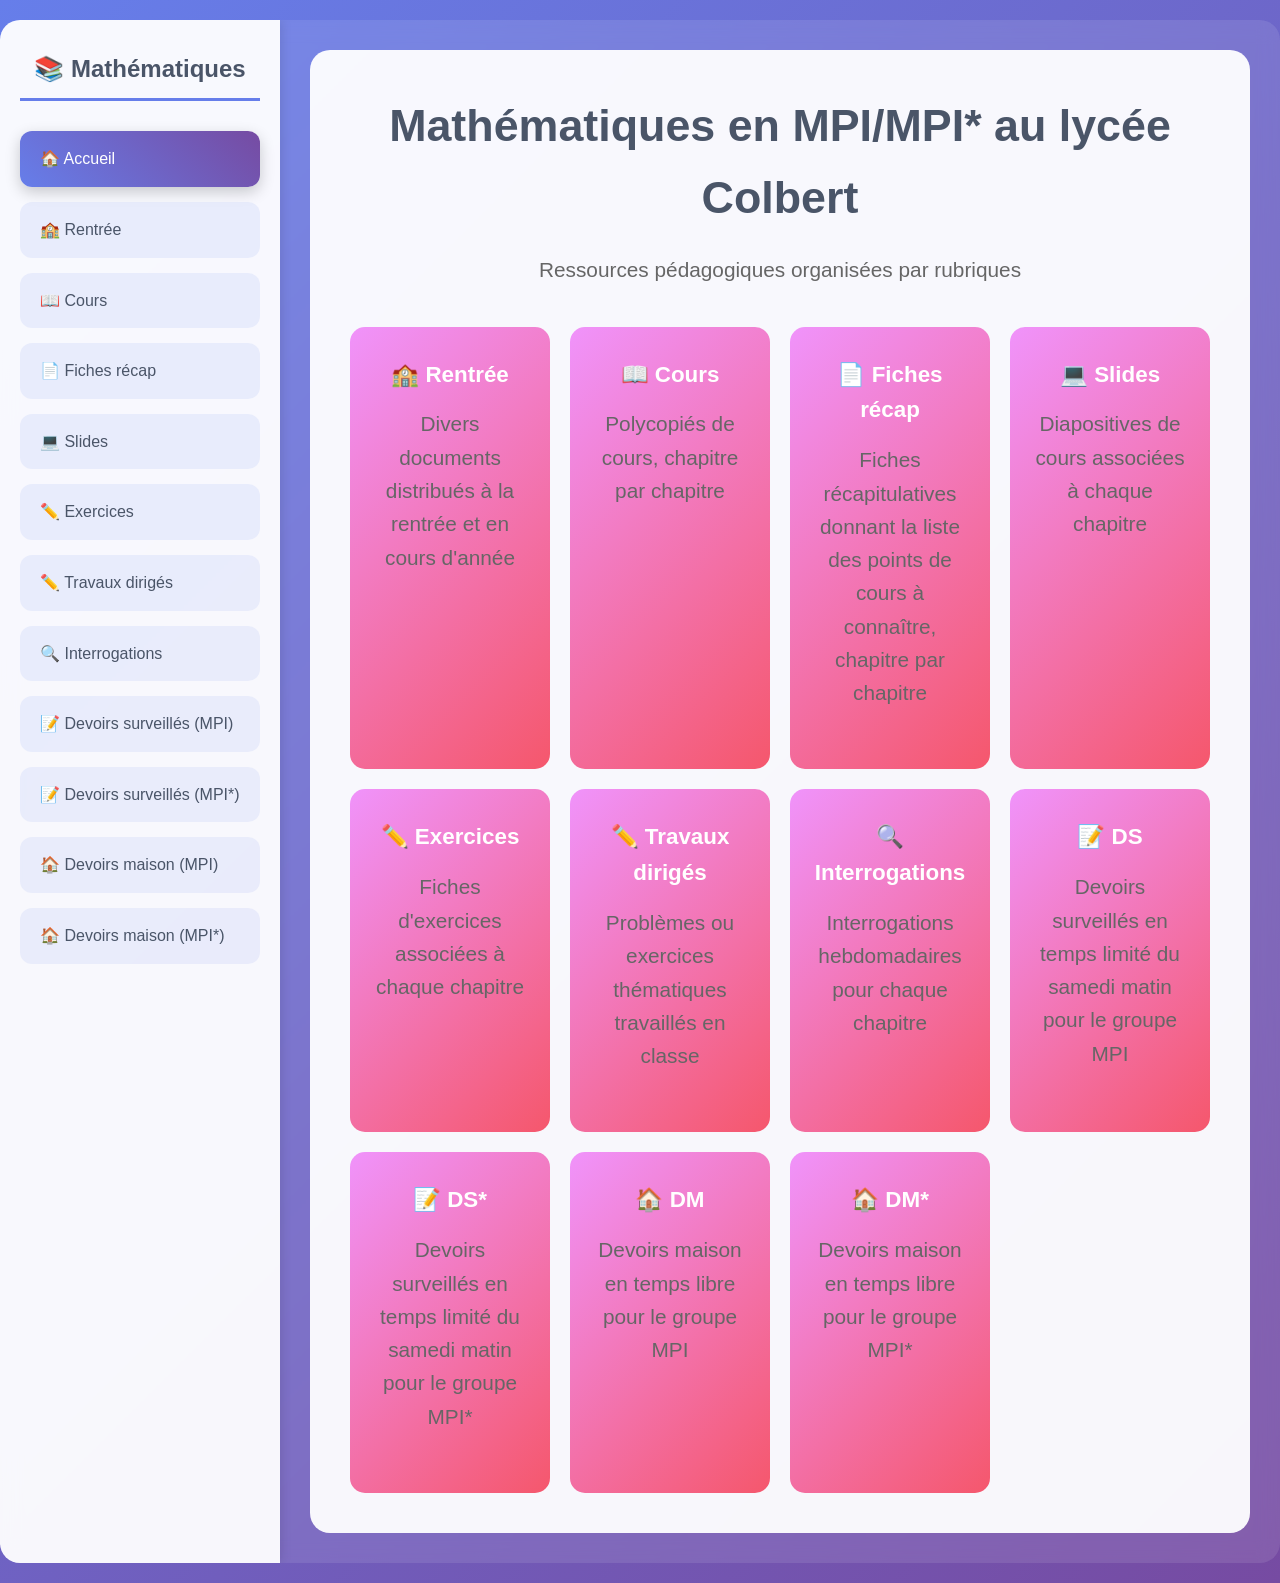
<file: index.html>
<!DOCTYPE html>
<html lang="fr">
  <head>
    <meta charset="UTF-8">
    <meta name="viewport" content="width=device-width, initial-scale=1.0">
    <title>Mathématiques - Ressources pédagogiques</title>
    <link rel="stylesheet" href="style.css">
  </head>
  <body>
    <div class="container">
      <!-- Navigation latérale -->
      <nav class="sidebar">
        <h2>📚 Mathématiques</h2>
        <ul class="nav-menu">
          <li class="nav-item">
            <a href="#" class="nav-link active" data-page="home">🏠 Accueil</a>
          </li>
	  <li class="nav-item">
            <a href="#" class="nav-link" data-page="rentree">🏫 Rentrée</a>
          </li>
          <li class="nav-item">
            <a href="#" class="nav-link" data-page="cours">📖 Cours</a>
          </li>
	  <li class="nav-item">
            <a href="#" class="nav-link" data-page="fiches">📄 Fiches récap</a>
          </li>
	   <li class="nav-item">
            <a href="#" class="nav-link" data-page="slides">💻 Slides</a>
          </li>
         <li class="nav-item">
            <a href="#" class="nav-link" data-page="exercices">✏️ Exercices</a>
         </li>
	 <li class="nav-item">
            <a href="#" class="nav-link" data-page="td">✏️ Travaux dirigés </a>
          </li>
          <li class="nav-item">
            <a href="#" class="nav-link" data-page="interrogations">🔍 Interrogations</a>
          </li>
          <li class="nav-item">
            <a href="#" class="nav-link" data-page="ds">📝 Devoirs
            surveillés (MPI)</a>
          </li>
	  <li class="nav-item">
            <a href="#" class="nav-link" data-page="ds*">📝 Devoirs
            surveillés (MPI*)</a>
          </li>
          <li class="nav-item">
            <a href="#" class="nav-link" data-page="dm">🏠 Devoirs
            maison (MPI)</a>
          </li>
	  <li class="nav-item">
            <a href="#" class="nav-link" data-page="dm*">🏠 Devoirs
            maison (MPI*)</a>
          </li>
        </ul>
      </nav>
      
      <!-- Zone de contenu principale -->
      <main class="main-content">
        <!-- Page d'accueil -->
        <div class="page active" id="home">
          <div class="home-page">
            <h1>Mathématiques en MPI/MPI* au lycée Colbert</h1>
            <p>Ressources pédagogiques organisées par rubriques</p>
            
            <div class="welcome-features">
              <div class="feature" data-page="rentree">
                <h3>🏫 Rentrée</h3>
                <p>Divers documents distribués à la rentrée et en cours d'année</p>
              </div>
	      <div class="feature" data-page="cours">
                <h3>📖 Cours</h3>
                <p>Polycopiés de cours, chapitre par chapitre</p>
              </div>
	       <div class="feature" data-page="fiches">
                <h3>📄 Fiches récap</h3>
                <p>Fiches récapitulatives donnant la liste des points
                de cours à connaître, chapitre par chapitre</p>
              </div>
	      <div class="feature" data-page="slides">
                <h3> 💻 Slides</h3>
                <p>Diapositives de cours associées à chaque chapitre</p>
              </div>
              <div class="feature" data-page="exercices">
                <h3>✏️ Exercices</h3>
                <p>Fiches d'exercices associées à chaque chapitre</p>
              </div>
	      <div class="feature" data-page="td">
                <h3>✏️ Travaux dirigés</h3>
                <p>Problèmes ou exercices thématiques travaillés en classe</p>
              </div>
              <div class="feature" data-page="interrogations">
               <h3>🔍 Interrogations</h3>
                <p>Interrogations hebdomadaires pour chaque
                  chapitre</p>
	      </div>
	      <div class="feature" data-page="ds">
                <h3>📝 DS</h3>
                <p>Devoirs surveillés en temps limité du samedi matin
                pour le groupe MPI</p>
	      </div>
	      <div class="feature" data-page="ds*">
                <h3>📝 DS*</h3>
                <p>Devoirs surveillés en temps limité du samedi matin
                pour le groupe MPI*</p>
	      </div>
	       <div class="feature" data-page="dm">
                <h3>🏠 DM</h3>
                <p>Devoirs maison en temps libre pour le groupe MPI</p>
	       </div>
	       <div class="feature" data-page="dm*">
                <h3>🏠 DM*</h3>
                <p>Devoirs maison en temps libre pour le groupe MPI*</p>
	      </div>
            </div>
          </div>
	</div>

	<!-- Page Rentrée -->
        <div class="page" id="rentree">
          <div class="page-header">
            <h1>📖 Rentrée et documents divers</h1>
            <p>Divers documents distribués à la rentrée et en cours d'année</p>
          </div>
          <div class="documents-grid">
	    <div class="document-card" onclick="openDocument('Rentree/cahier_vacances.pdf')">
              <div class="pdf-icon">📄</div>
              <div class="document-title">Cahier de vacances</div>
              <div class="document-description">Petit livret estival de
              révision des différentes notions mathématiques
              rencontrées en MP2I</div>
            </div>
	    <div class="document-card" onclick="openDocument('Rentree/cahier_de_calcul.pdf')">
              <div class="pdf-icon">📄</div>
              <div class="document-title">Cahier de calcul</div>
              <div class="document-description">Fiches de calcul
              thématiques associées au programme du lycée et de la
              première année de CPGE</div>
            </div>
            <div class="document-card" onclick="openDocument('Rentree/calendrier.pdf')">
              <div class="pdf-icon">📄</div>
              <div class="document-title">Calendrier</div>
              <div class="document-description">Organisation de
              l'année pour le cours de mathématiques</div>
            </div>
            <div class="document-card" onclick="openDocument('Rentree/annotations.pdf')">
              <div class="pdf-icon">📄</div>
              <div class="document-title">Annotations de correction</div>
              <div class="document-description">Liste des abréviations
              d'annotations utilisées pour la correction des devoirs</div>
            </div>        
          </div>
        </div>

	
        <!-- Page Cours -->
        <div class="page" id="cours">
          <div class="page-header">
            <h1>📖 Cours</h1>
            <p>Polycopiés de cours, chapitre par chapitre</p>
          </div>
          <div class="documents-grid">
            <div class="document-card" onclick="openDocument('Cours/chapitre1.pdf')">
              <div class="pdf-icon">📄</div>
              <div class="document-title">Chapitre 1 -
                  Compléments d'algèbre linéaire</div>
              <div class="document-description">Sommes de
                sous-espaces, calcul matriciel par bloc,
                éléments propres d'un endomorphisme ou d'une matrice.</div>
            </div>
            <div class="document-card" onclick="openDocument('Cours/chapitre2.pdf')">
              <div class="pdf-icon">📄</div>
              <div class="document-title">Chapitre 2 -
                Réduction des endomorphismes</div>
              <div class="document-description">Polynôme
                caractéristiques, diagonalisation et
                trigonalisation, utilisation des polynômes d'endomorphismes.</div>
            </div>
             <div class="document-card" onclick="openDocument('Cours/chapitre3.pdf')">
              <div class="pdf-icon">📄</div>
              <div class="document-title">Chapitre 3 -
                Espaces vectoriels normés</div>
              <div class="document-description">Norme sur
                un espace vectoriel, suites et topologie d'un
                espace vectoriel normé.</div>
            </div>
	     <div class="document-card" onclick="openDocument('Cours/chapitre4.pdf')">
              <div class="pdf-icon">📄</div>
              <div class="document-title">Chapitre 4 -
                Continuité des fonctions dans les evn,
                dimension finie</div>
              <div class="document-description">Limite d'une
                fonction, continuité et linéarité, cas de la
                dimension finie.</div>
            </div>
	     <div class="document-card" onclick="openDocument('Cours/chapitre5.pdf')">
              <div class="pdf-icon">📄</div>
              <div class="document-title">Chapitre 5 -
		Suites et séries de fonctions</div>
              <div class="document-description">Compléments sur les
              séries numériques, mode de convergence des suites et
              séries de fonctions, régularité de la limite ou de la somme.</div>
            </div>
	    <div class="document-card" onclick="openDocument('Cours/chapitre6.pdf')">
              <div class="pdf-icon">📄</div>
              <div class="document-title">Chapitre 6 -
                Séries entières</div>
              <div class="document-description">Rayon de convergence,
              opération sur les séries entières, propriétés de
              régularités, développement en série entière.</div>
            </div>
	    <div class="document-card" onclick="openDocument('Cours/chapitre7.pdf')">
              <div class="pdf-icon">📄</div>
              <div class="document-title">Chapitre 7 -
                Structures algébriques usuelles</div>
              <div class="document-description">Rappels et compléments
              sur les goupes et les anneaux, algèbres.</div>
            </div>
	    <div class="document-card" onclick="openDocument('Cours/chapitre8.pdf')">
              <div class="pdf-icon">📄</div>
              <div class="document-title">Chapitre 8 -
              Endomorphismes d'un espace euclidien</div>
              <div class="document-description">Adjoint d'un
              endomorphisme, matrices orthogonales, isométries
              vectorielles, endomorphismes autoadjoints.</div>
            </div>		
	    <div class="document-card" onclick="openDocument('Cours/chapitre9.pdf')">
              <div class="pdf-icon">📄</div>
              <div class="document-title">Chapitre 9 -
                Probabilités et variables aléatoires discrètes</div>
              <div class="document-description">Dénombrabilité et
              sommabilité, cadre théorique des espaces probabilisés et
              des variables aléatoires, conditionnement et
              indépendance, espérance et variance, séries génératrices.</div>
            </div>   
	   <!-- <div class="document-card" onclick="openDocument('Cours/chapitre10.pdf')">
              <div class="pdf-icon">📄</div>
              <div class="document-title">Chapitre 10 -
              Intégration</div>
              <div class="document-description">Intégrales
              généralisées, suites et séries d'intégrales, intégrales
              à paramètres.</div>
            </div>
	    <div class="document-card" onclick="openDocument('Cours/chapitre11.pdf')">
              <div class="pdf-icon">📄</div>
              <div class="document-title">Chapitre 11 -
                Fonctions vectorielles à une variable</div>
              <div class="document-description">Dérivabilité,
              opérations, intégration sur un segment, formules de Taylor.</div>
            </div>
	    <div class="document-card" onclick="openDocument('Cours/chapitre12.pdf')">
              <div class="pdf-icon">📄</div>
              <div class="document-title">Chapitre 12 -
              Équations différentielles linéaires</div>
              <div class="document-description">Problème de Cauchy
              linéaire, structures des solutions d'une équation différentielle
              linéaire, exponentielle matricielle, cas des
              coefficients constant, équation avec second membre</div>
            </div>
	    <div class="document-card" onclick="openDocument('Cours/chapitre13.pdf')">
              <div class="pdf-icon">📄</div>
              <div class="document-title">Chapitre 13 -
              Calcul différentiel et optimisation</div>
              <div class="document-description">Différentielle d'une
              fonction, opérations sur les différentielles et les
              dérivées partielles, applications géométriques et
              optimisation au premier et au second ordre</div>
            </div>
	    <div class="document-card" onclick="openDocument('Cours/chapitre14.pdf')">
              <div class="pdf-icon">📄</div>
              <div class="document-title">Chapitre 14 -
              Compléments sur les anneaux, les idéaux, et en arithmétique </div>
              <div class="document-description">Théorème des restes
              chinois, indicatrice et théorème d'Euler, opérations
              sur les idéaux, pgcd et ppcm dans les anneaux
		principaux</div>
	    </div>
	    <div class="document-card" onclick="openDocument('Cours/chapitre15.pdf')">
              <div class="pdf-icon">📄</div>
              <div class="document-title">Chapitre 15 -
              Compléments réduction des endomorphismes </div>
              <div class="document-description">Décomposition en
              somme directe et représentation matricielle,
              trigonalisation effective, cas euclidien,
              endomorphismes/matrices nilpotent(e)s, sous-espaces caractéristique</div>
	    </div>
	    <div class="document-card" onclick="openDocument('Cours/chapitre16.pdf')">
              <div class="pdf-icon">📄</div>
              <div class="document-title">Chapitre 16 -
              Compléments séries entières et équations différentielles </div>
              <div class="document-description"></div>
	    </div>
	    <div class="document-card" onclick="openDocument('Cours/chapitre17.pdf')">
	      <div class="pdf-icon">📄</div>
              <div class="document-title">Chapitre 17 -
              Compléments de probabilités</div>
              <div class="document-description">Distribution de
              probabilité discrète, existence d'un bon espace probabilisé</div>
            </div> -->
          </div>
        </div>

	<!-- Page Fiches récap -->
        <div class="page" id="fiches">
          <div class="page-header">
            <h1> 📄 Fiches récap</h1>
            <p>Fiches récapitulatives donnant la liste des points
                de cours à connaître, chapitre par chapitre</p>
          </div>
          <div class="documents-grid">
            <div class="document-card" onclick="openDocument('FichesRecap/fiche1.pdf')">
              <div class="pdf-icon">📄</div>
              <div class="document-title">Chapitre 1 -
                  Compléments d'algèbre linéaire</div>
              <div class="document-description">Sommes de
                sous-espaces, calcul matriciel par bloc,
                éléments propres d'un endomorphisme ou d'une matrice.</div>
            </div>
            <div class="document-card" onclick="openDocument('FichesRecap/fiche2.pdf')">
              <div class="pdf-icon">📄</div>
              <div class="document-title">Chapitre 2 -
                Réduction des endomorphismes</div>
              <div class="document-description">Polynôme
                caractéristiques, diagonalisation et
                trigonalisation, utilisation des polynômes d'endomorphismes.</div>
            </div>
            <div class="document-card" onclick="openDocument('FichesRecap/fiche3.pdf')">
              <div class="pdf-icon">📄</div>
              <div class="document-title">Chapitre 3 -
                Espaces vectoriels normés</div>
              <div class="document-description">Norme sur
                un espace vectoriel, suites et topologie d'un
                espace vectoriel normé.</div>
            </div>
	    <div class="document-card" onclick="openDocument('FichesRecap/fiche4.pdf')">
              <div class="pdf-icon">📄</div>
              <div class="document-title">Chapitre 4 -
                Continuité des fonctions dans les evn,
                dimension finie</div>
              <div class="document-description">Limite d'une
                fonction, continuité et linéarité, cas de la
                dimension finie.</div>
            </div>
	    <div class="document-card" onclick="openDocument('FichesRecap/fiche5.pdf')">
              <div class="pdf-icon">📄</div>
              <div class="document-title">Chapitre 5 -
		Suites et séries de fonctions</div>
              <div class="document-description">Compléments sur les
              séries numériques, mode de convergence des suites et
              séries de fonctions, régularité de la limite ou de la somme.</div>
            </div>
	    <div class="document-card"
	    onclick="openDocument('FichesRecap/modes_convergence.pdf')">
              <div class="pdf-icon">📄</div>
              <div class="document-title">Modes de convergence</div>
              <div class="document-description">Petite fiche
              récapitulative sur les différents modes de convergence
              d'une suite ou d'une série</div>
            </div>
	    <div class="document-card" onclick="openDocument('FichesRecap/fiche6.pdf')">
              <div class="pdf-icon">📄</div>
              <div class="document-title">Chapitre 6 -
                Séries entières</div>
              <div class="document-description">Rayon de convergence,
              opération sur les séries entières, propriétés de
              régularités, développement en série entière.</div>
            </div>
	     <div class="document-card" onclick="openDocument('FichesRecap/fiche7.pdf')">
              <div class="pdf-icon">📄</div>
              <div class="document-title">Chapitre 7 -
                Structures algébriques usuelles</div>
              <div class="document-description">Rappels et compléments
              sur les goupes et les anneaux, algèbres.</div>
             </div>
	      <!--<div class="document-card" onclick="openDocument('FichesRecap/fiche8.pdf')">
              <div class="pdf-icon">📄</div>
              <div class="document-title">Chapitre 8 -
              Endomorphismes d'un espace euclidien</div>
              <div class="document-description">Adjoint d'un
              endomorphisme, matrices orthogonales, isométries
              vectorielles, endomorphismes autoadjoints.</div>
            </div>
	    <div class="document-card" onclick="openDocument('FichesRecap/fiche9a.pdf')">
              <div class="pdf-icon">📄</div>
              <div class="document-title">Chapitre 9 -
               Probabilités et variables aléatoires discrètes (1/2)</div>
              <div class="document-description">Dénombrabilité et
              sommabilité, cadre théorique des espaces probabilisés et
              des variables aléatoires.</div>
            </div>
	    <div class="document-card" onclick="openDocument('FichesRecap/fiche9b.pdf')">
              <div class="pdf-icon">📄</div>
              <div class="document-title">Chapitre 9 -
               Probabilités et variables aléatoires discrètes (2/2)</div>
              <div class="document-description">Conditionnement et
              indépendance, espérance et variance, séries génératrices.</div>
            </div>
	    
	    <div class="document-card" onclick="openDocument('FichesRecap/fiche10.pdf')">
              <div class="pdf-icon">📄</div>
              <div class="document-title">Chapitre 10 -
              Intégration</div>
              <div class="document-description">Intégrales
              généralisées, suites et séries d'intégrales, intégrales
              à paramètres.</div>
            </div>
	    <div class="document-card" onclick="openDocument('FichesRecap/fiche11.pdf')">
              <div class="pdf-icon">📄</div>
              <div class="document-title">Chapitre 11 -
                Fonctions vectorielles à une variable</div>
              <div class="document-description">Dérivabilité,
              opérations, intégration sur un segment, formules de Taylor.</div>
            </div>
	    <div class="document-card" onclick="openDocument('FichesRecap/fiche12.pdf')">
              <div class="pdf-icon">📄</div>
              <div class="document-title">Chapitre 12 -
              Équations différentielles linéaires</div>
              <div class="document-description">Problème de Cauchy
              linéaire, structures des solutions d'une équation différentielle
              linéaire, exponentielle matricielle, cas des
              coefficients constant, équation avec second membre</div>
            </div> -->
          </div>
        </div>

	<!-- Page Slides -->
        <div class="page" id="slides">
          <div class="page-header">
            <h1>💻 Slides</h1>
            <p>Diapositives de cours associées à chaque chapitre</p>
          </div>
          <div class="documents-grid">
            <div class="document-card" onclick="openDocument('Slides/chap1_slides.pdf')">
              <div class="pdf-icon">🎬</div>
              <div class="document-title">Chapitre 1 -
                Compléments d'algèbre linéaire</div>
              <div class="document-description">Sommes de
                sous-espaces, calcul matriciel par bloc,
                éléments propres d'un endomorphisme ou d'une matrice.</div>
            </div>
           <div class="document-card" onclick="openDocument('Slides/chap2_slides.pdf')">
              <div class="pdf-icon">🎬</div>
              <div class="document-title">Chapitre 2 -
                Réduction des endomorphismes</div>
              <div class="document-description">Polynôme
                caractéristiques, diagonalisation et
                trigonalisation, utilisation des polynômes d'endomorphismes.</div>
            </div>
             <div class="document-card" onclick="openDocument('Slides/chap3_slides.pdf')">
              <div class="pdf-icon">🎬</div>
              <div class="document-title">Chapitre 3 -
                Espaces vectoriels normés</div>
              <div class="document-description">Norme sur
                un espace vectoriel, suites et topologie d'un
                espace vectoriel normé.</div>
            </div>
	    <div class="document-card" onclick="openDocument('Slides/chap4_slides.pdf')">
              <div class="pdf-icon">🎬</div>
              <div class="document-title">Chapitre 4 -
                Continuité des fonctions dans les evn,
                dimension finie</div>
              <div class="document-description">Limite d'une
                fonction, continuité et linéarité, cas de la
                dimension finie.</div>
	    </div>
	    <div class="document-card" onclick="openDocument('Slides/chap5_slides.pdf')">
              <div class="pdf-icon">🎬</div>
              <div class="document-title">Chapitre 5 -
		Suites et séries de fonctions</div>
              <div class="document-description">Compléments sur les
		séries numériques, mode de convergence des suites et
		séries de fonctions, régularité de la limite ou de la somme.</div>
            </div>
	     <div class="document-card" onclick="openDocument('Slides/chap6_slides.pdf')">
              <div class="pdf-icon">🎬</div>
              <div class="document-title">Chapitre 6 -
                Séries entières</div>
              <div class="document-description">Rayon de convergence,
		opération sur les séries entières, propriétés de
              régularités, développement en série entière.</div>
            </div>  
	    <div class="document-card" onclick="openDocument('Slides/chap7_slides.pdf')">
              <div class="pdf-icon">🎬</div>
              <div class="document-title">Chapitre 7 -
                Structures algébriques usuelles</div>
              <div class="document-description">Rappels et compléments
              sur les goupes et les anneaux, algèbres.</div>
             </div>
	    <div class="document-card" onclick="openDocument('Slides/chap8_slides.pdf')">
              <div class="pdf-icon">🎬</div>
              <div class="document-title">Chapitre 8 -
              Endomorphismes d'un espace euclidien</div>
              <div class="document-description">Adjoint d'un
              endomorphisme, matrices orthogonales, isométries
              vectorielles, endomorphismes autoadjoints.</div>
            </div>
	    <div class="document-card" onclick="openDocument('Slides/chap9_slides.pdf')">
              <div class="pdf-icon">🎬</div>
              <div class="document-title">Chapitre 9 -
                Probabilités et variables aléatoires discrètes</div>
              <div class="document-description">Dénombrabilité et
              sommabilité, cadre théorique des espaces probabilisés et
              des variables aléatoires, conditionnement et
              indépendance, espérance et variance, séries génératrices.</div>
            </div>	   
	    <!--<div class="document-card" onclick="openDocument('Slides/chap10_slides.pdf')">
              <div class="pdf-icon">🎬</div>
              <div class="document-title">Chapitre 10 -
              Intégration</div>
              <div class="document-description">Intégrales
              généralisées, suites et séries d'intégrales, intégrales
              à paramètres.</div>
            </div>
	     <div class="document-card" onclick="openDocument('Slides/chap11_slides.pdf')">
              <div class="pdf-icon">🎬</div>
              <div class="document-title">Chapitre 11 -
                Fonctions vectorielles à une variable</div>
              <div class="document-description">Dérivabilité,
		opérations, intégration sur un segment, formules de Taylor.</div>
            </div>
	    <div class="document-card" onclick="openDocument('Slides/chap12_slides.pdf')">
              <div class="pdf-icon">🎬</div>
              <div class="document-title">Chapitre 12 -
              Équations différentielles linéaires</div>
              <div class="document-description">Problème de Cauchy
              linéaire, structures des solutions d'une équation différentielle
              linéaire, exponentielle matricielle, cas des
              coefficients constant, équation avec second membre</div>
            </div>
	     <div class="document-card" onclick="openDocument('Slides/chap13_slides.pdf')">
              <div class="pdf-icon">🎬</div>
              <div class="document-title">Chapitre 13 -
              Calcul différentiel et optimisation</div>
              <div class="document-description">Différentielle d'une
              fonction, opérations sur les différentielles et les
              dérivées partielles, applications géométriques et
              optimisation au premier et au second ordre</div>
             </div>
	     <div class="document-card" onclick="openDocument('Slides/chap14_slides.pdf')">
              <div class="pdf-icon">🎬</div>
              <div class="document-title">Chapitre 14 -
              Compléments sur les anneaux, les idéaux, et en arithmétique </div>
              <div class="document-description">Théorème des restes
              chinois, indicatrice et théorème d'Euler, opérations
              sur les idéaux, pgcd et ppcm dans les anneaux
              principaux</div>
             </div>
	     <div class="document-card" onclick="openDocument('Slides/chap15_slides.pdf')">
              <div class="pdf-icon">🎬</div>
              <div class="document-title">Chapitre 15 -
              Compléments d'algèbre linéaire et de réduction </div>
              <div class="document-description">Décomposition en
              somme directe et représentation matricielle,
              trigonalisation effective, cas euclidien,
              endomorphismes/matrices nilpotent(e)s, sous-espaces caractéristiques</div>
             </div>
	     <div class="document-card" onclick="openDocument('Slides/chap16_slides.pdf')">
              <div class="pdf-icon">🎬</div>
              <div class="document-title">Chapitre 16 -
              Compléments sur les séries entières et les équations différentielles</div>
              <div class="document-description"></div>
             </div>
	     <div class="document-card" onclick="openDocument('Slides/chap17_slides.pdf')">
              <div class="pdf-icon">🎬</div>
              <div class="document-title">Chapitre 17 -
              Compléments de probabilités</div>
              <div class="document-description">Distribution de
              probabilité discrète, existence d'un bon espace probabilisé</div>
             </div> -->
          </div>
        </div>
	
        <!-- Page Exercices -->
        <div class="page" id="exercices">
          <div class="page-header">
            <h1>✏️ Exercices</h1>
            <p>Fiches d'exercices associées à chaque chapitre</p>
          </div>
          <div class="documents-grid">
            <div class="document-card" onclick="openDocument('Exercices/chap1_exercices.pdf')">
              <div class="pdf-icon">📄</div>
              <div class="document-title">
                1. Compléments d'algèbre linéaire</div>
              <div class="document-description">Fiche
                d'exercices associée au chapitre 1</div>
            </div>
           <div class="document-card" onclick="openDocument('Exercices/chap2_exercices.pdf')">
              <div class="pdf-icon">📄</div>
              <div class="document-title">
	      2. Réduction des endomorphismes</div>
              <div class="document-description">Fiche
                d'exercices associée au chapitre 2</div>
            </div>
	    <div class="document-card" onclick="openDocument('Exercices/chap3_exercices.pdf')">
              <div class="pdf-icon">📄</div>
              <div class="document-title">
	      3. Espaces vectoriels normés</div>
              <div class="document-description">Fiche
                d'exercices associée au chapitre 3</div>
            </div>
	    <div class="document-card" onclick="openDocument('Exercices/chap4_exercices.pdf')">
              <div class="pdf-icon">📄</div>
              <div class="document-title">
		4. Continuité dans les espaces vectoriels normés</div>
              <div class="document-description">Fiche
                d'exercices associée au chapitre 4</div>
            </div>
	     <div class="document-card" onclick="openDocument('Exercices/chap5_exercices.pdf')">
              <div class="pdf-icon">📄</div>
              <div class="document-title">
	      5. Suites et séries de fonctions</div>
              <div class="document-description">Fiche
                d'exercices associée au chapitre 5</div>
             </div>
	    <div class="document-card" onclick="openDocument('Exercices/chap6_exercices.pdf')">
              <div class="pdf-icon">📄</div>
              <div class="document-title">
	      6. Séries entières</div>
              <div class="document-description">Fiche
                d'exercices associée au chapitre 6</div>
             </div>
	    <div class="document-card" onclick="openDocument('Exercices/chap7_exercices.pdf')">
              <div class="pdf-icon">📄</div>
              <div class="document-title">
	      7. Structures algébriques usuelles</div>
              <div class="document-description">Fiche
                d'exercices associée au chapitre 7</div>
            </div>
	    <div class="document-card" onclick="openDocument('Exercices/chap8_exercices.pdf')">
              <div class="pdf-icon">📄</div>
              <div class="document-title">
		8. Endomorphismes d'un espace euclidien</div>
              <div class="document-description">Fiche
                d'exercices associée au chapitre 8</div>
            </div>
	      <div class="document-card" onclick="openDocument('Exercices/chap9_exercices.pdf')">
              <div class="pdf-icon">📄</div>
              <div class="document-title">
	      9. Probabilités et variables aléatoires discrètes</div>
              <div class="document-description">Fiche
                d'exercices associée au chapitre 9</div>
             </div>
	   <!--  <div class="document-card" onclick="openDocument('Exercices/chap10_exercices.pdf')">
              <div class="pdf-icon">📄</div>
              <div class="document-title">
	      10. Intégration</div>
              <div class="document-description">Fiche
                d'exercices associée au chapitre 10</div>
            </div> -->
	    <!-- <div class="document-card" onclick="openDocument('Exercices/chap11_exercices.pdf')">
              <div class="pdf-icon">📄</div>
              <div class="document-title">
	      11. Fonctions vectorielles</div>
              <div class="document-description">Fiche
                d'exercices associée au chapitre 11</div>
             </div> -->
	   <!--  <div class="document-card" onclick="openDocument('Exercices/chap12_exercices.pdf')">
              <div class="pdf-icon">📄</div>
              <div class="document-title">
	      12. Équations différentielles linéaires</div>
              <div class="document-description">Fiche
                d'exercices associée au chapitre 12</div>
             </div> -->
	   <!--   <div class="document-card" onclick="openDocument('Exercices/chap13_exercices.pdf')">
              <div class="pdf-icon">📄</div>
              <div class="document-title">
	      13. Calcul différentiel et optimisation</div>
              <div class="document-description">Fiche
                d'exercices associée au chapitre 13</div>
             </div> -->
          </div>
        </div>

	<!-- Page Travaux dirigés -->
        <div class="page" id="td">
          <div class="page-header">
            <h1>✏️ Travaux dirigés</h1>
            <p>Problèmes ou exercices thématiques travaillés en classe</p>
          </div>
          <div class="documents-grid">
            <div class="document-card" onclick="openDocument('TD/td1.pdf')">
              <div class="pdf-icon">📄</div>
              <div class="document-title">
                1. TD n°1 (MPI / MPI*) </div>
              <div class="document-description">Autour des noyaux itérés</div>
            </div>
	  </div>
	  <div class="documents-grid">
            <div class="document-card" onclick="openDocument('TD/td2.pdf')">
              <div class="pdf-icon">📄</div>
              <div class="document-title">
                1. TD n°2 (MPI) </div>
              <div class="document-description">Autour de la notion d'algèbre: exemples et propriétés</div>
            </div>
	  </div>
        </div>

	
        <!-- Page Interrogations -->
        <div class="page" id="interrogations">
          <div class="page-header">
            <h1>🔍 Interrogations</h1>
            <p>Interrogations hebdomadaires pour chaque chapitre</p>
          </div>
          <div class="documents-grid">
	    <div class="document-card" onclick="openDocument('Interrogations/interro0.pdf')">
              <div class="pdf-icon">📄</div>
              <div class="document-title">Interrogation n°0</div>
              <div class="document-description">Révisions d'algèbre linéaire</div>
            </div>
            <div class="document-card" onclick="openDocument('Interrogations/chap1_interrogation.pdf')">
              <div class="pdf-icon">📄</div>
              <div class="document-title">Interrogation n°1</div>
              <div class="document-description">Compléments d'algèbre linéaire</div>
            </div>
            -<div class="document-card" onclick="openDocument('Interrogations/chap2_interrogation.pdf')">
              <div class="pdf-icon">📄</div>
              <div class="document-title">Interrogation n°2</div>
              <div class="document-description">Réduction des endomorphismes</div>
            </div>
	   <div class="document-card" onclick="openDocument('Interrogations/chap3_interrogation.pdf')">
              <div class="pdf-icon">📄</div>
              <div class="document-title">Interrogation n°3</div>
              <div class="document-description">Espaces vectoriels normés</div>
            </div>
	     <div class="document-card" onclick="openDocument('Interrogations/chap4_interrogation.pdf')">
              <div class="pdf-icon">📄</div>
              <div class="document-title">Interrogation n°4</div>
              <div class="document-description">Continuité dans les
              evn et dimension finie</div>
            </div>
	    <div class="document-card" onclick="openDocument('Interrogations/chap5_interrogation.pdf')">
              <div class="pdf-icon">📄</div>
              <div class="document-title">Interrogation n°5</div>
              <div class="document-description">Suites et séries de fonctions</div>
            </div>
	    <!--<div class="document-card" onclick="openDocument('Interrogations/chap6_interrogation.pdf')">
              <div class="pdf-icon">📄</div>
              <div class="document-title">Interrogation n°6</div>
              <div class="document-description">Séries entières</div>
            </div>
	    <div class="document-card" onclick="openDocument('Interrogations/chap7_interrogation.pdf')">
              <div class="pdf-icon">📄</div>
              <div class="document-title">Interrogation n°7</div>
              <div class="document-description">Fonctions
              vectorielles à une variable</div>
            </div>
	    <div class="document-card" onclick="openDocument('Interrogations/chap8_interrogation.pdf')">
              <div class="pdf-icon">📄</div>
              <div class="document-title">Interrogation n°8</div>
              <div class="document-description">Structures
              algébriques usuelles</div>
            </div>
	    <div class="document-card" onclick="openDocument('Interrogations/chap9_interrogation.pdf')">
              <div class="pdf-icon">📄</div>
              <div class="document-title">Interrogation n°9</div>
              <div class="document-description">Probabilité et
              variables aléatoires discrètes</div>
            </div>
	    <div class="document-card" onclick="openDocument('Interrogations/chap10_interrogation.pdf')">
              <div class="pdf-icon">📄</div>
              <div class="document-title">Interrogation n°10</div>
              <div class="document-description">Endomorphismes d'un
              espace euclidien</div>
            </div>
	    <div class="document-card" onclick="openDocument('Interrogations/chap11_interrogation.pdf')">
              <div class="pdf-icon">📄</div>
              <div class="document-title">Interrogation n°11</div>
              <div class="document-description">Intégration</div>
            </div> -->
          </div>
        </div>
	  
        <!-- Page Devoirs surveillés MPI -->
        <div class="page" id="ds">
          <div class="page-header">
            <h1>📝 Devoirs surveillés MPI</h1>
            <p>Devoirs surveillés en temps limité du samedi matin
            pour le groupe MPI</p>
          </div>
          <div class="documents-grid">
            <div class="document-card" onclick="openDocument('DS/ds1.pdf')">
              <div class="pdf-icon">📄</div>
              <div class="document-title">Devoir surveillé n°1</div>
              <div class="document-description">Devoir de rentrée commun MPI/MPI*,
              d'une durée de 2h (algèbre et analyse niveau MP2I)</div>
            </div>
            <div class="document-card" onclick="openDocument('DS/ds2.pdf')">
              <div class="pdf-icon">📄</div>
              <div class="document-title">Devoir surveillé MPI n°2</div>
              <div class="document-description">Algèbre linéaire et réduction d'une matrice nilpotence</div>
            </div>
	    <div class="document-card" onclick="openDocument('DS/ds3.pdf')">
              <div class="pdf-icon">📄</div>
              <div class="document-title">Devoir surveillé MPI n°3</div>
              <div class="document-description">Topologie de GLn(R), convergence uniforme de séries  et transformation d'Abel</div>
            </div>
	    <!-- <div class="document-card" onclick="openDocument('DS/ds4.pdf')">
              <div class="pdf-icon">📄</div>
              <div class="document-title">Devoir surveillé MPI n°4</div>
              <div class="document-description">Étude d'un couple de
		variables aléatoire et marche aléatoire sur Z</div>
            </div>
	    <div class="document-card" onclick="openDocument('DS/ds5.pdf')">
              <div class="pdf-icon">📄</div>
              <div class="document-title">Devoir surveillé MPI n°5
              (concours blanc) </div>
              <div class="document-description">CCINP 2015: 2
		exercices (loi de Poisson et théorème d'intégration
		terme à terme) et un problème (approximation de Weierstrass) </div>
            </div>
	    <div class="document-card" onclick="openDocument('DS/ds6.pdf')">
              <div class="pdf-icon">📄</div>
              <div class="document-title">Devoir surveillé MPI n°6
              (concours blanc)</div>
              <div class="document-description">CCINP 2022: 2
              exercices (déterminant de Vandermonde et exponentielle
              matricielle) et un problème (exponentielle d'une
              matrice symétrique positive et produit de Hadamart)</div>
            </div>
	    <div class="document-card" onclick="openDocument('DS/ds7.pdf')">
              <div class="pdf-icon">📄</div>
              <div class="document-title">Devoir surveillé MPI n°7</div>
              <div class="document-description">Mines-Ponts 2019:
              Majoration du rayon spectral de la matrice de Hilbert</div>
            </div>
	    <div class="document-card" onclick="openDocument('DS/ds8.pdf')">
              <div class="pdf-icon">📄</div>
              <div class="document-title">Devoir surveillé MPI n°8</div>
              <div class="document-description">CCINP 2022 PC:
              Trois exercices indépendants (réduction d'endomorphisme
              défini à partir d'une division euclidienne de
              polynômes, séries dans le jeu de pile ou face infini,
              expression intégrale de la constante d'Euler</div>
            </div> -->
          </div>
        </div>

	 <!-- Page Devoirs surveillés MPI*-->
        <div class="page" id="ds*">
          <div class="page-header">
            <h1>📝 Devoirs surveillés MPI*</h1>
            <p>Devoirs surveillés en temps limité du samedi matin
            pour le groupe MPI*</p>
          </div>
          <div class="documents-grid">
            <div class="document-card" onclick="openDocument('DS*/ds*1.pdf')">
              <div class="pdf-icon">📄</div>
              <div class="document-title">Devoir surveillé n°1</div>
              <div class="document-description">Devoir de rentrée commun MPI/MPI*,
              d'une durée de 2h (algèbre et analyse niveau MP2I)</div>
            </div>
             <div class="document-card" onclick="openDocument('DS*/ds*2.pdf')">
              <div class="pdf-icon">📄</div>
              <div class="document-title">Devoir surveillé MPI* n°2</div>
              <div class="document-description">Algèbre linéaire autour de la nilpotence</div>
            </div>
	    <div class="document-card" onclick="openDocument('DS*/ds*3.pdf')">
              <div class="pdf-icon">📄</div>
              <div class="document-title">Devoir surveillé MPI* n°3</div>Théorème de Müntz
              <div class="document-description"></div>
            </div>
	    <!--<div class="document-card" onclick="openDocument('DS*/ds*4.pdf')">
              <div class="pdf-icon">📄</div>
              <div class="document-title">Devoir surveillé MPI* n°4</div>
              <div class="document-description">Variables aléatoires
              entières décomposables (Centrale 2017)</div>
            </div>
	     <div class="document-card" onclick="openDocument('DS*/ds*5.pdf')">
              <div class="pdf-icon">📄</div>
              <div class="document-title">Devoir surveillé MPI* n°5
              (concours blanc)</div>
              <div class="document-description">Centrale 2023:
              convergence uniforme vers la gaussienne, théorème
              central limit</div>
             </div>
	      <div class="document-card" onclick="openDocument('DS*/ds*6.pdf')">
              <div class="pdf-icon">📄</div>
              <div class="document-title">Devoir surveillé MPI* n°6
              (concours blanc)</div>
              <div class="document-description">Mines-Ponts 2005:
              Inégalité relative au déterminant de la somme de deux matrices</div>
            </div>
	    <div class="document-card" onclick="openDocument('DS*/ds*7.pdf')">
              <div class="pdf-icon">📄</div>
              <div class="document-title">Devoir surveillé MPI* n°7</div>
              <div class="document-description">Mines-Ponts 2019:
              Majoration du rayon spectral de la matrice de Hilbert</div>
            </div>
	    <div class="document-card" onclick="openDocument('DS*/ds*8.pdf')">
              <div class="pdf-icon">📄</div>
              <div class="document-title">Devoir surveillé MPI* n°8</div>
              <div class="document-description">Mines-Ponts 2024:
              Phénomènes de seuil dans les graphes (algèbre linéaire
              et probabilités)</div>
            </div> -->
          </div>
        </div>
	
        <!-- Page Devoirs maison MPI-->
        <div class="page" id="dm">
          <div class="page-header">
            <h1>🏠 Devoirs maison MPI</h1>
            <p>Devoirs maison en temps libre pour le groupe MPI</p>
          </div>
          <div class="documents-grid">
            <div class="document-card" onclick="openDocument('DM/dm1.pdf')">
              <div class="pdf-icon">📄</div>
              <div class="document-title">Devoir maison n°1</div>
              <div class="document-description">Premier DM -
              supplémentaire commun à deux sous-espaces</div>
            </div>
             <div class="document-card" onclick="openDocument('DM/dm2.pdf')">
              <div class="pdf-icon">📄</div>
              <div class="document-title">Devoir maison MPI n°2</div>
              <div class="document-description">Deuxième DM - petite réduction de
		matrice et norme p</div>
            </div>
	    <div class="document-card" onclick="openDocument('DM/dm3.pdf')">
              <div class="pdf-icon">📄</div>
              <div class="document-title">Devoir maison MPI n°3</div>
              <div class="document-description">Troisième DM - Autour de la comparaison séries-intégrales</div>
            </div>
	    <div class="document-card" onclick="openDocument('DM/dm4.pdf')">
              <div class="pdf-icon">📄</div>
              <div class="document-title">Devoir maison MPI n°4</div>
              <div class="document-description">Quatrième DM - petit exercices sur les groupes et problème sur une équation diophentienne de Pell-Fermat</div>
            </div>
	    <div class="document-card" onclick="openDocument('DM/dm5.pdf')">
              <div class="pdf-icon">📄</div>
              <div class="document-title">Devoir maison MPI n°5</div>
              <div class="document-description">Cinquième DM - Deux exercices de probabilités tombés à l'écrit aux concours </div>
            </div>
	    <!-- <div class="document-card" onclick="openDocument('DM/dm6.pdf')">
              <div class="pdf-icon">📄</div>
              <div class="document-title">Devoir maison MPI n°6</div>
              <div class="document-description">Sixième DM - Théorème
              spectral et matrices symétriques positives</div>
            </div>
	    <div class="document-card" onclick="openDocument('DM/dm7.pdf')">
              <div class="pdf-icon">📄</div>
              <div class="document-title">Devoir maison MPI n°7</div>
              <div class="document-description">Septième DM, commun
              MPI/MPI* - Un sujet d'analyse Mines-Pont, avec rapport
              du jury - Faire au moins 7 questions (idéalement entre
              10 et 15), rédaction
              soignée ! </div>
            </div> -->
          </div>
        </div>

	 <!-- Page Devoirs maison MPI*-->
        <div class="page" id="dm*">
          <div class="page-header">
            <h1>🏠 Devoirs maison MPI*</h1>
            <p>Devoirs maison en temps libre pour le groupe MPI*</p>
          </div>
          <div class="documents-grid">
            <div class="document-card" onclick="openDocument('DM*/dm*1.pdf')">
              <div class="pdf-icon">📄</div>
              <div class="document-title">Devoir maison n°1</div>
              <div class="document-description">Premier DM -
              Automorphismes de L(E)</div>
            </div>
             <div class="document-card" onclick="openDocument('DM*/dm*2.pdf')">
              <div class="pdf-icon">📄</div>
              <div class="document-title">Devoir maison MPI* n°2</div>
              <div class="document-description">Deuxième DM - Cayley-Hamilton et
		topologie de l'ensemble des matrices diagonalisables</div>
            </div>
	    <div class="document-card" onclick="openDocument('DM*/dm*3.pdf')">
              <div class="pdf-icon">📄</div>
              <div class="document-title">Devoir maison MPI* n°3</div>
              <div class="document-description">Troisième DM -
              Autour de la dérivation des séries de fonctions</div>
            </div>
	    <div class="document-card" onclick="openDocument('DM*/dm*4.pdf')">
              <div class="pdf-icon">📄</div>
              <div class="document-title">Devoir maison MPI* n°4</div>
              <div class="document-description">Quatrième DM - petit exercices sur les groupes et problème sur une équation diophentienne de Pell-FermatZ</div>
            </div>
	    <div class="document-card" onclick="openDocument('DM*/dm*5.pdf')">
              <div class="pdf-icon">📄</div>
              <div class="document-title">Devoir maison MPI* n°5</div>
              <div class="document-description">Cinquième DM -
              Variables aléatoires symétriques à forte dispersion</div>
            </div>
	    <!-- <div class="document-card" onclick="openDocument('DM*/dm*6.pdf')">
              <div class="pdf-icon">📄</div>
              <div class="document-title">Devoir maison MPI* n°6</div>
              <div class="document-description">Sixième DM -
              Théorème spectral et début d'un sujet de concours en
              algèbre bilinéaire</div>
            </div>
	     <div class="document-card" onclick="openDocument('DM/dm*7.pdf')">
              <div class="pdf-icon">📄</div>
              <div class="document-title">Devoir maison MPI* n°7</div>
              <div class="document-description">Septième DM, commun
              MPI/MPI* - Un sujet d'analyse Mines-Pont, avec rapport
              du jury - Faire au moins 12 questions (idéalement entre
              15 et 20), rédaction
              soignée !</div>
            </div> -->
          </div>
        </div>
      </main>
    </div>
      
    <script>
      // Gestion de la navigation
      document.addEventListener('DOMContentLoaded', function() {
          const navLinks = document.querySelectorAll('.nav-link');
          const pages = document.querySelectorAll('.page');
	  const features = document.querySelectorAll('.feature[data-page]');
	  
          navLinks.forEach(link => {
              link.addEventListener('click', function(e) {
                  e.preventDefault();
                  
                  // Retirer la classe active de tous les liens
                  navLinks.forEach(l => l.classList.remove('active'));
                  
                  // Ajouter la classe active au lien cliqué
                  this.classList.add('active');
                  
                  // Cacher toutes les pages
                  pages.forEach(page => page.classList.remove('active'));
                  
                  // Afficher la page correspondante
                  const targetPage = this.getAttribute('data-page');
                  document.getElementById(targetPage).classList.add('active');
              });
          });

	  // Gestion des clics sur les features de la page d'accueil
	  features.forEach(feature => {
              feature.addEventListener('click', function() {
		  const targetPage = this.getAttribute('data-page');
		  
		  // Mettre à jour la navigation
		  const navLinks = document.querySelectorAll('.nav-link');
		  const pages = document.querySelectorAll('.page');
		  
		  // Retirer active de tous les liens de navigation
		  navLinks.forEach(l => l.classList.remove('active'));
            
		  // Ajouter active au lien correspondant
		  const correspondingNavLink = document.querySelector(`[data-page="${targetPage}"]`);
		  if (correspondingNavLink) {
                      correspondingNavLink.classList.add('active');
		  }
		  // Cacher toutes les pages
		  pages.forEach(page => page.classList.remove('active'));
            
		  // Afficher la page correspondante
		  const pageElement = document.getElementById(targetPage);
		  if (pageElement) {
                      pageElement.classList.add('active');
		  }
              });
	  });	    
      });
      
      // Fonction pour ouvrir un document avec gestion des sous-répertoires
      function openDocument(filepath) {
          // Tentative d'ouverture du document
          window.open(filepath, '_blank');
          
          // Message informatif pour l'utilisateur
          const fileName = filepath.split('/').pop();
          const folderName = filepath.split('/')[0];
          
          console.log(`Ouverture du document : ${fileName} depuis le répertoire ${folderName}`);
          
          // Optionnel : afficher un message d'erreur si le fichier n'existe pas
          // Cette vérification peut être ajoutée selon vos besoins
      }
      
      // Animation d'entrée
      window.addEventListener('load', function() {
          const sidebar = document.querySelector('.sidebar');
          const mainContent = document.querySelector('.main-content');
          
          sidebar.style.opacity = '0';
          sidebar.style.transform = 'translateX(-50px)';
          mainContent.style.opacity = '0';
          mainContent.style.transform = 'translateX(50px)';
          
          setTimeout(() => {
              sidebar.style.transition = 'opacity 0.6s ease, transform 0.6s ease';
              mainContent.style.transition = 'opacity 0.6s ease, transform 0.6s ease';
              
              sidebar.style.opacity = '1';
              sidebar.style.transform = 'translateX(0)';
              
              setTimeout(() => {
                  mainContent.style.opacity = '1';
                  mainContent.style.transform = 'translateX(0)';
              }, 200);
          }, 100);
      });
    </script>
  </body>
</html>
</file>
<file: style.css>
/* Reset et styles de base */
* {
    margin: 0;
    padding: 0;
    box-sizing: border-box;
}

body {
    font-family: 'Arial', sans-serif;
    line-height: 1.6;
    color: #333;
    background: linear-gradient(135deg, #667eea 0%, #764ba2 100%);
    min-height: 100vh;
}

.container {
    display: flex;
    min-height: 100vh;
    max-width: 1400px;
    margin: 0 auto;
    background: rgba(255, 255, 255, 0.1);
    backdrop-filter: blur(10px);
    border-radius: 20px;
    overflow: hidden;
    margin-top: 20px;
    margin-bottom: 20px;
}

/* Navigation latérale */
.sidebar {
    width: 280px;
    background: rgba(255, 255, 255, 0.95);
    padding: 30px 20px;
    box-shadow: 2px 0 10px rgba(0,0,0,0.1);
}

.sidebar h2 {
    color: #4a5568;
    font-size: 1.5em;
    margin-bottom: 30px;
    text-align: center;
    border-bottom: 3px solid #667eea;
    padding-bottom: 10px;
}

.nav-menu {
    list-style: none;
}

.nav-item {
    margin-bottom: 15px;
}

.nav-link {
    display: block;
    padding: 15px 20px;
    color: #4a5568;
    text-decoration: none;
    border-radius: 12px;
    transition: all 0.3s ease;
    font-weight: 500;
    background: rgba(102, 126, 234, 0.1);
    position: relative;
    overflow: hidden;
}

.nav-link::before {
    content: '';
    position: absolute;
    top: 0;
    left: -100%;
    width: 100%;
    height: 100%;
    background: linear-gradient(90deg, transparent, rgba(255,255,255,0.4), transparent);
    transition: left 0.5s;
}

.nav-link:hover::before {
    left: 100%;
}

.nav-link:hover {
    background: linear-gradient(45deg, #667eea, #764ba2);
    color: white;
    transform: translateX(5px);
    box-shadow: 0 5px 15px rgba(0,0,0,0.2);
}

.nav-link.active {
    background: linear-gradient(45deg, #667eea, #764ba2);
    color: white;
    box-shadow: 0 5px 15px rgba(0,0,0,0.2);
}

/* Zone de contenu principale */
.main-content {
    flex: 1;
    padding: 30px;
    overflow-y: auto;
}

.page {
    display: none;
    animation: fadeIn 0.5s ease-in-out;
}

.page.active {
    display: block;
}

@keyframes fadeIn {
    from { opacity: 0; transform: translateY(20px); }
    to { opacity: 1; transform: translateY(0); }
}

.page-header {
    background: rgba(255, 255, 255, 0.95);
    padding: 30px;
    border-radius: 15px;
    margin-bottom: 30px;
    text-align: center;
}

.page-header h1 {
    color: #4a5568;
    font-size: 2.5em;
    margin-bottom: 10px;
}

.page-header p {
    color: #666;
    font-size: 1.2em;
}

/* Grille de vignettes pour les documents */
.documents-grid {
    display: grid;
    grid-template-columns: repeat(auto-fit, minmax(250px, 1fr));
    gap: 25px;
    margin-top: 30px;
}

.document-card {
    background: rgba(255, 255, 255, 0.95);
    padding: 25px;
    border-radius: 15px;
    text-align: center;
    transition: all 0.3s ease;
    cursor: pointer;
    border: 2px solid transparent;
    position: relative;
    overflow: hidden;
}

.document-card::before {
    content: '';
    position: absolute;
    top: 0;
    left: 0;
    right: 0;
    bottom: 0;
    background: linear-gradient(45deg, #667eea, #764ba2);
    opacity: 0;
    transition: opacity 0.3s ease;
}

.document-card:hover::before {
    opacity: 0.1;
}

.document-card:hover {
    transform: translateY(-5px);
    box-shadow: 0 15px 35px rgba(0,0,0,0.15);
    border-color: #667eea;
}

.pdf-icon {
    font-size: 3em;
    color: #e53e3e;
    margin-bottom: 15px;
    position: relative;
    z-index: 1;
}

.document-title {
    font-size: 1.2em;
    font-weight: bold;
    color: #4a5568;
    margin-bottom: 10px;
    position: relative;
    z-index: 1;
}

.document-description {
    color: #666;
    font-size: 0.9em;
    position: relative;
    z-index: 1;
}

/* Page d'accueil */
.home-page {
    background: rgba(255, 255, 255, 0.95);
    padding: 40px;
    border-radius: 20px;
    text-align: center;
}

.home-page h1 {
    color: #4a5568;
    font-size: 2.8em;
    margin-bottom: 20px;
}

.home-page p {
    color: #666;
    font-size: 1.3em;
    margin-bottom: 30px;
}

.welcome-features {
    display: grid;
    grid-template-columns: repeat(auto-fit, minmax(200px, 1fr));
    gap: 20px;
    margin-top: 40px;
}

.feature {
    background: linear-gradient(135deg, #f093fb 0%, #f5576c 100%);
    color: white;
    padding: 30px 20px;
    border-radius: 15px;
    cursor: pointer;
    transition: transform 0.3s ease;
}

.feature:hover {
    transform: translateY(-5px);
    box-shadow: 0 8px 30px rgba(0,0,0,0.12);
}

.feature h3 {
    font-size: 1.4em;
    margin-bottom: 15px;
}

/* Styles responsive */
@media (max-width: 768px) {
    .container {
        flex-direction: column;
        margin: 10px;
    }
    
    .sidebar {
        width: 100%;
        padding: 20px;
    }
    
    .nav-menu {
        display: flex;
        flex-wrap: wrap;
        gap: 10px;
    }
    
    .nav-item {
        margin-bottom: 0;
    }
    
    .nav-link {
        padding: 10px 15px;
        font-size: 0.9em;
    }
    
    .main-content {
        padding: 20px;
    }
    
    .documents-grid {
        grid-template-columns: 1fr;
    }
    
    .page-header h1 {
        font-size: 2em;
    }
    
    .home-page h1 {
        font-size: 2.2em;
    }
    
    .home-page p {
        font-size: 1.1em;
    }
    
    .welcome-features {
        grid-template-columns: 1fr;
    }
}
</file>
